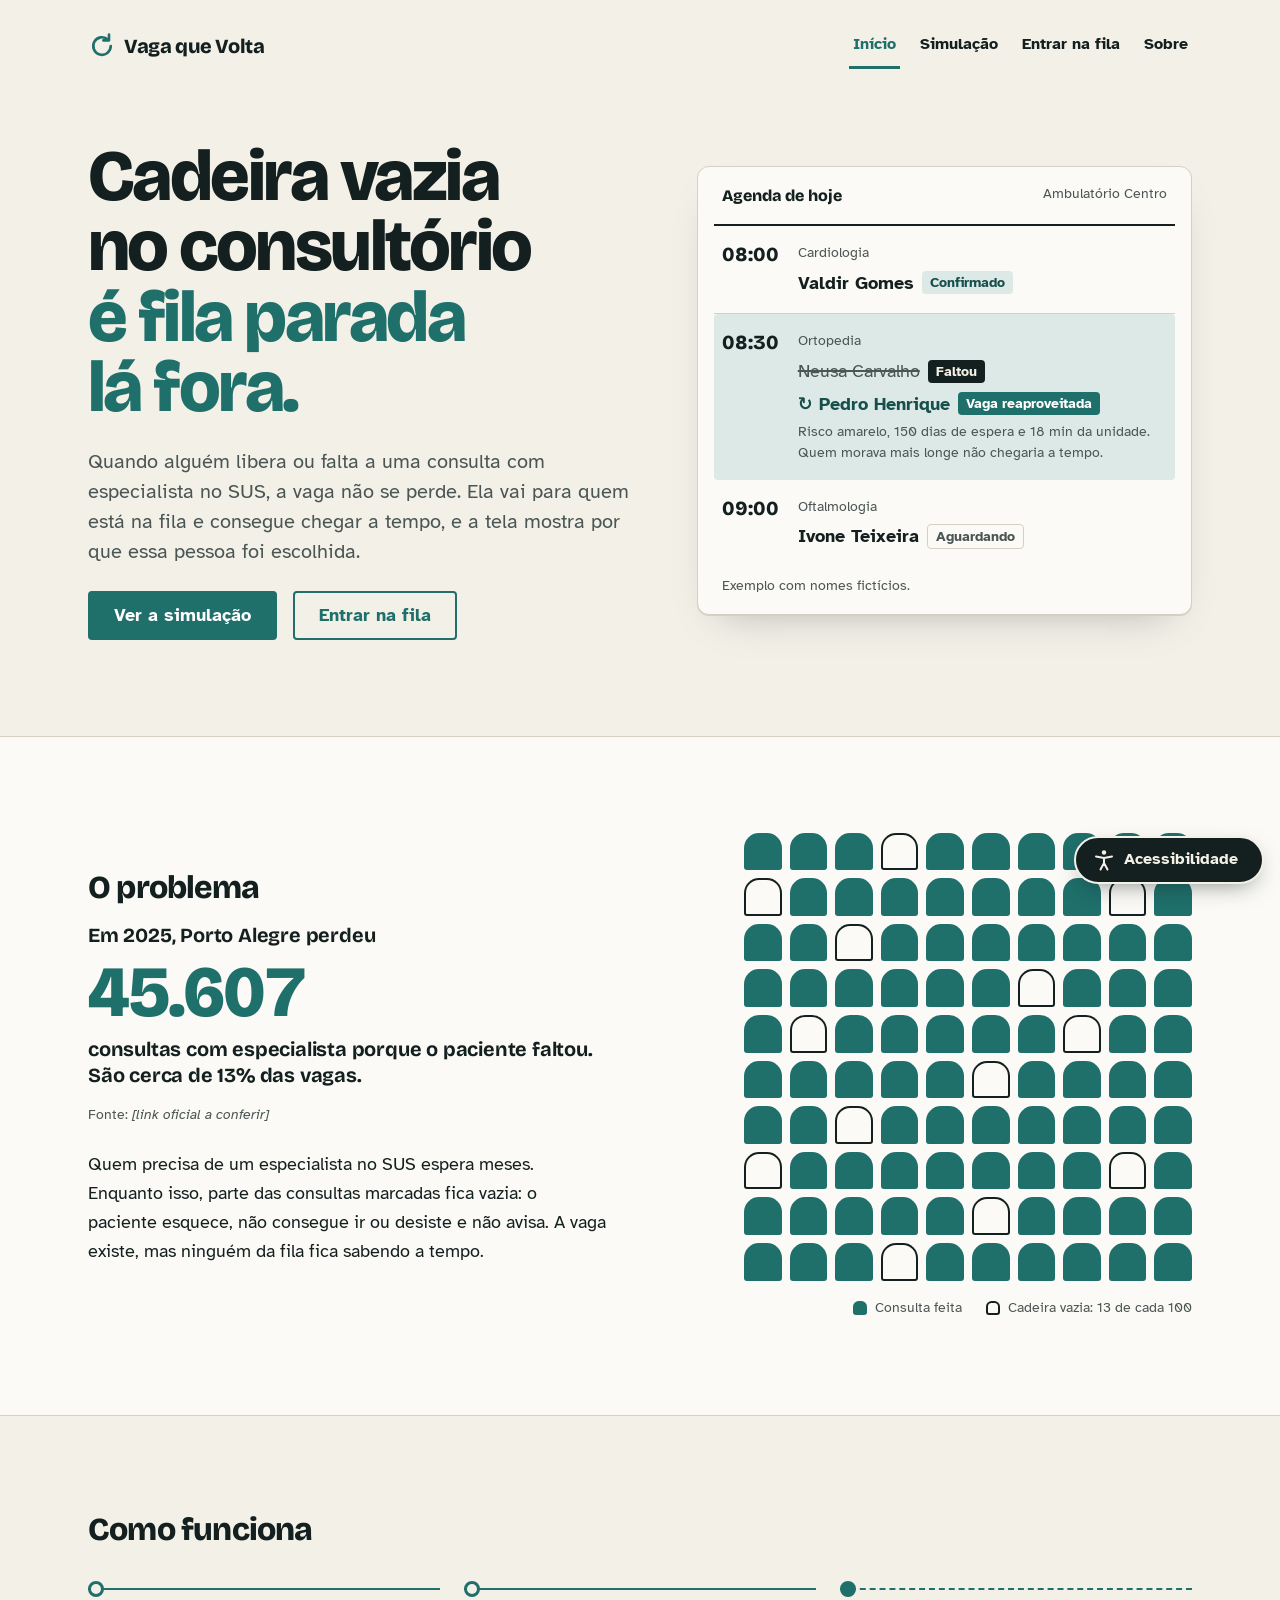
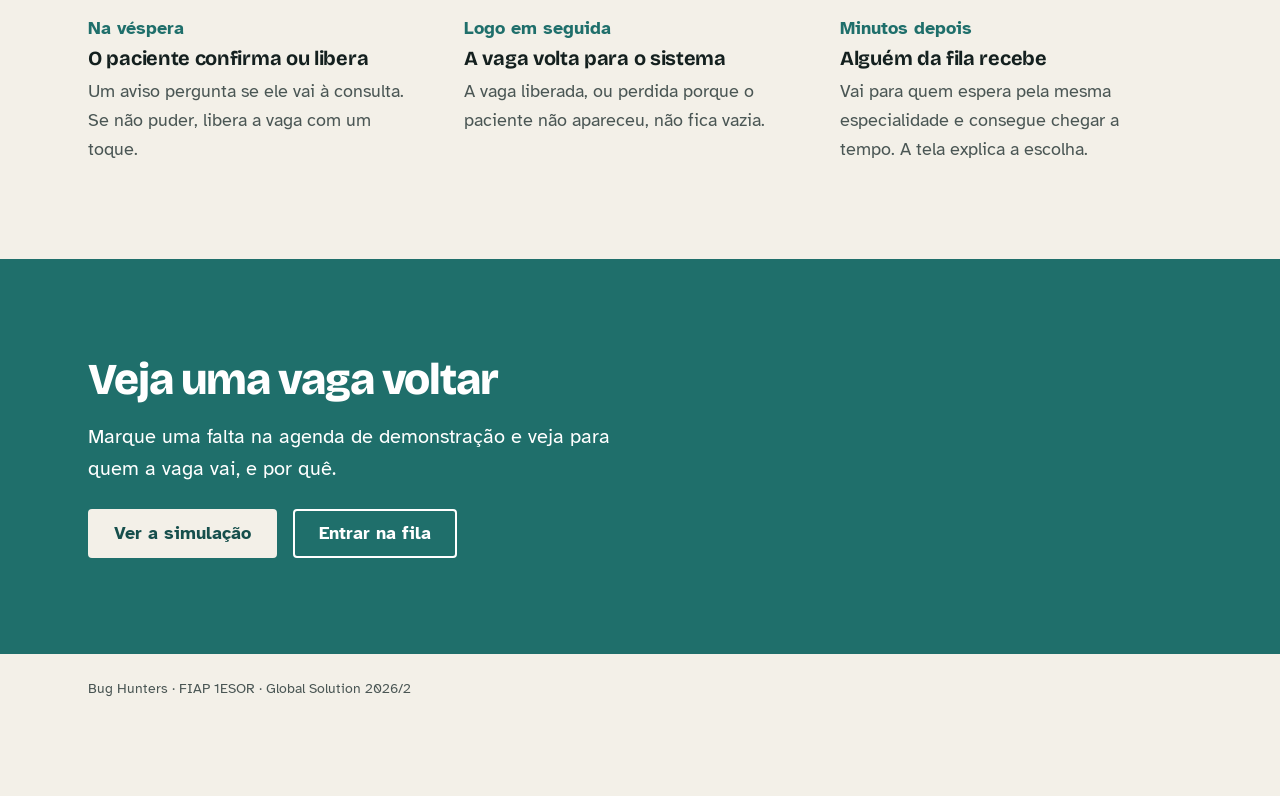
<file: index.html>
<!DOCTYPE html>
<html lang="pt-BR">
<head>
  <meta charset="UTF-8">
  <meta name="viewport" content="width=device-width, initial-scale=1">
  <title>Vaga que Volta: a consulta perdida vai para quem está na fila</title>
  <meta name="description" content="Quando um paciente do SUS libera ou falta a uma consulta com especialista, a vaga vai para quem está na fila e consegue chegar a tempo.">
  <link rel="preconnect" href="https://fonts.googleapis.com">
  <link rel="preconnect" href="https://fonts.gstatic.com" crossorigin>
  <link href="https://fonts.googleapis.com/css2?family=Atkinson+Hyperlegible:ital,wght@0,400;0,700;1,400&family=Bricolage+Grotesque:opsz,wght@12..96,700;12..96,800&display=swap" rel="stylesheet">
  <link rel="stylesheet" href="css/style.css">
</head>
<body>
  <a class="pular" href="#conteudo">Pular para o conteúdo</a>

  <header class="topo">
    <div class="container">
      <a class="marca" href="index.html">
        <svg viewBox="0 0 32 32" fill="none" stroke="currentColor" stroke-width="3" stroke-linecap="round" stroke-linejoin="round" aria-hidden="true" focusable="false"><path d="M26 16a10 10 0 1 1-3-7.1"/><path d="M24 3v6.5h-6.5"/></svg>
        Vaga que Volta
      </a>
      <nav class="menu" aria-label="Principal">
        <ul>
          <li><a href="index.html" aria-current="page">Início</a></li>
          <li><a href="simulacao.html">Simulação</a></li>
          <li><a href="fila.html">Entrar na fila</a></li>
          <li><a href="sobre.html">Sobre</a></li>
        </ul>
      </nav>
    </div>
  </header>

  <main id="conteudo">
    <section class="hero" aria-labelledby="titulo-hero">
      <div class="container">
        <div class="hero-texto-bloco">
          <h1 class="hero-titulo" id="titulo-hero">
            <span>Cadeira vazia no consultório</span>
            <span>é fila parada lá fora.</span>
          </h1>
          <p class="hero-texto">Quando alguém libera ou falta a uma consulta com especialista no SUS, a vaga não se perde. Ela vai para quem está na fila e consegue chegar a tempo, e a tela mostra por que essa pessoa foi escolhida.</p>
          <div class="acoes">
            <a class="botao" href="simulacao.html">Ver a simulação</a>
            <a class="botao botao--secundario" href="fila.html">Entrar na fila</a>
          </div>
        </div>

        <figure class="agenda-exemplo" aria-labelledby="legenda-agenda">
          <div class="agenda-exemplo-topo">
            <span class="agenda-exemplo-titulo">Agenda de hoje</span>
            <span>Ambulatório Centro</span>
          </div>
          <ol>
            <li class="horario">
              <span class="horario-hora">08:00</span>
              <span class="horario-detalhe">
                <span class="horario-especialidade">Cardiologia</span>
                <span class="horario-linha">
                  <span class="horario-paciente">Valdir Gomes</span>
                  <span class="selo selo--confirmado">Confirmado</span>
                </span>
              </span>
            </li>
            <li class="horario horario--troca">
              <span class="horario-hora">08:30</span>
              <span class="horario-detalhe">
                <span class="horario-especialidade">Ortopedia</span>
                <span class="horario-linha horario-antes">
                  <span class="horario-paciente">Neusa Carvalho</span>
                  <span class="selo selo--faltou">Faltou</span>
                </span>
                <span class="horario-linha horario-depois">
                  <span class="horario-paciente"><span aria-hidden="true">↻ </span>Pedro Henrique</span>
                  <span class="selo selo--reaproveitado">Vaga reaproveitada</span>
                </span>
                <span class="horario-motivo">Risco amarelo, 150 dias de espera e 18 min da unidade. Quem morava mais longe não chegaria a tempo.</span>
              </span>
            </li>
            <li class="horario">
              <span class="horario-hora">09:00</span>
              <span class="horario-detalhe">
                <span class="horario-especialidade">Oftalmologia</span>
                <span class="horario-linha">
                  <span class="horario-paciente">Ivone Teixeira</span>
                  <span class="selo selo--aguardando">Aguardando</span>
                </span>
              </span>
            </li>
          </ol>
          <figcaption id="legenda-agenda">Exemplo com nomes fictícios.</figcaption>
        </figure>
      </div>
    </section>

    <section class="problema" aria-labelledby="titulo-problema">
      <div class="container">
        <div class="problema-texto">
          <h2 id="titulo-problema">O problema</h2>
          <p class="dado-frase">Em 2025, Porto Alegre perdeu <strong class="dado-numero">45.607</strong> consultas com especialista porque o paciente faltou. São cerca de 13% das vagas.</p>
          <!-- TODO (Frente 2): trocar pelo link oficial conferido -->
          <p class="dado-fonte">Fonte: <span class="placeholder">[link oficial a conferir]</span></p>
          <!-- Texto provisório: a Frente 2 envia a versão final -->
          <p>Quem precisa de um especialista no SUS espera meses. Enquanto isso, parte das consultas marcadas fica vazia: o paciente esquece, não consegue ir ou desiste e não avisa. A vaga existe, mas ninguém da fila fica sabendo a tempo.</p>
        </div>

        <figure class="sala" aria-labelledby="legenda-sala">
          <div class="cadeiras" aria-hidden="true">
            <span></span><span></span><span></span><span class="vazia"></span><span></span><span></span><span></span><span></span><span></span><span></span>
            <span class="vazia"></span><span></span><span></span><span></span><span></span><span></span><span></span><span></span><span class="vazia"></span><span></span>
            <span></span><span></span><span class="vazia"></span><span></span><span></span><span></span><span></span><span></span><span></span><span></span>
            <span></span><span></span><span></span><span></span><span></span><span></span><span class="vazia"></span><span></span><span></span><span></span>
            <span></span><span class="vazia"></span><span></span><span></span><span></span><span></span><span></span><span class="vazia"></span><span></span><span></span>
            <span></span><span></span><span></span><span></span><span></span><span class="vazia"></span><span></span><span></span><span></span><span></span>
            <span></span><span></span><span class="vazia"></span><span></span><span></span><span></span><span></span><span></span><span></span><span></span>
            <span class="vazia"></span><span></span><span></span><span></span><span></span><span></span><span></span><span></span><span class="vazia"></span><span></span>
            <span></span><span></span><span></span><span></span><span></span><span class="vazia"></span><span></span><span></span><span></span><span></span>
            <span></span><span></span><span></span><span class="vazia"></span><span></span><span></span><span></span><span></span><span></span><span></span>
          </div>
          <figcaption id="legenda-sala" class="sala-legenda">
            <span class="sala-chave"><span class="chave chave--ocupada" aria-hidden="true"></span>Consulta feita</span>
            <span class="sala-chave"><span class="chave chave--vazia" aria-hidden="true"></span>Cadeira vazia: 13 de cada 100</span>
          </figcaption>
        </figure>
      </div>
    </section>

    <section class="como" aria-labelledby="titulo-como">
      <div class="container">
        <h2 id="titulo-como">Como funciona</h2>
        <ol class="passos">
          <li>
            <p class="passo-quando">Na véspera</p>
            <h3>O paciente confirma ou libera</h3>
            <p>Um aviso pergunta se ele vai à consulta. Se não puder, libera a vaga com um toque.</p>
          </li>
          <li>
            <p class="passo-quando">Logo em seguida</p>
            <h3>A vaga volta para o sistema</h3>
            <p>A vaga liberada, ou perdida porque o paciente não apareceu, não fica vazia.</p>
          </li>
          <li>
            <p class="passo-quando">Minutos depois</p>
            <h3>Alguém da fila recebe</h3>
            <p>Vai para quem espera pela mesma especialidade e consegue chegar a tempo. A tela explica a escolha.</p>
          </li>
        </ol>
      </div>
    </section>

    <section class="chamada-final" aria-labelledby="titulo-chamada">
      <div class="container">
        <h2 id="titulo-chamada">Veja uma vaga voltar</h2>
        <p>Marque uma falta na agenda de demonstração e veja para quem a vaga vai, e por quê.</p>
        <div class="acoes">
          <a class="botao botao--invertido" href="simulacao.html">Ver a simulação</a>
          <a class="botao botao--contorno-claro" href="fila.html">Entrar na fila</a>
        </div>
      </div>
    </section>
  </main>

  <footer class="rodape">
    <div class="container">
      <p>Bug Hunters · FIAP 1ESOR · Global Solution 2026/2</p>
    </div>
  </footer>

  <script src="js/acessibilidade.js"></script>
</body>
</html>
</file>
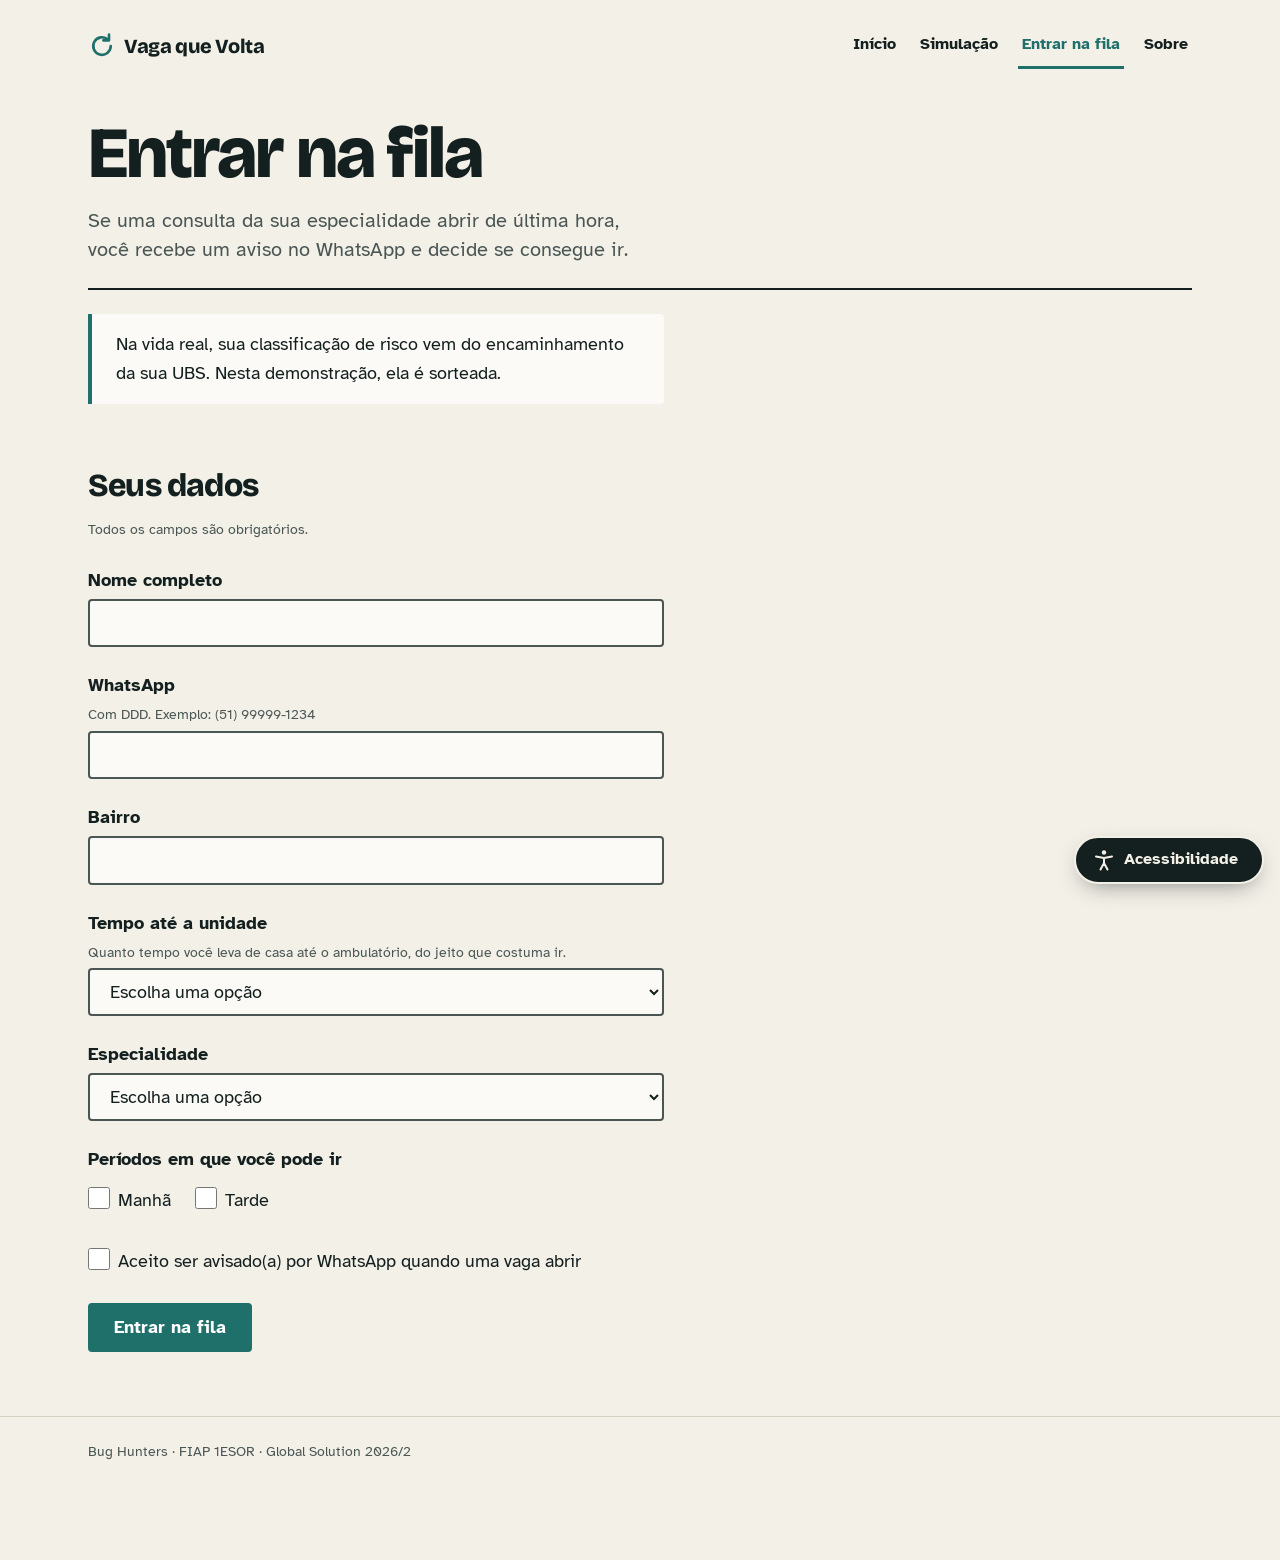
<file: fila.html>
<!DOCTYPE html>
<html lang="pt-BR">
<head>
  <meta charset="UTF-8">
  <meta name="viewport" content="width=device-width, initial-scale=1">
  <title>Entrar na fila | Vaga que Volta</title>
  <meta name="description" content="Cadastre-se para ser avisado(a) por WhatsApp quando uma vaga de especialista abrir perto de você.">
  <link rel="preconnect" href="https://fonts.googleapis.com">
  <link rel="preconnect" href="https://fonts.gstatic.com" crossorigin>
  <link href="https://fonts.googleapis.com/css2?family=Atkinson+Hyperlegible:ital,wght@0,400;0,700;1,400&family=Bricolage+Grotesque:opsz,wght@12..96,700;12..96,800&display=swap" rel="stylesheet">
  <link rel="stylesheet" href="css/style.css">
</head>
<body>
  <a class="pular" href="#conteudo">Pular para o conteúdo</a>

  <header class="topo">
    <div class="container">
      <a class="marca" href="index.html">
        <svg viewBox="0 0 32 32" fill="none" stroke="currentColor" stroke-width="3" stroke-linecap="round" stroke-linejoin="round" aria-hidden="true" focusable="false"><path d="M26 16a10 10 0 1 1-3-7.1"/><path d="M24 3v6.5h-6.5"/></svg>
        Vaga que Volta
      </a>
      <nav class="menu" aria-label="Principal">
        <ul>
          <li><a href="index.html">Início</a></li>
          <li><a href="simulacao.html">Simulação</a></li>
          <li><a href="fila.html" aria-current="page">Entrar na fila</a></li>
          <li><a href="sobre.html">Sobre</a></li>
        </ul>
      </nav>
    </div>
  </header>

  <main id="conteudo">
    <div class="container">
      <div class="cabecalho-pagina">
        <h1>Entrar na fila</h1>
        <p>Se uma consulta da sua especialidade abrir de última hora, você recebe um aviso no WhatsApp e decide se consegue ir.</p>
      </div>

      <div class="aviso">
        <p>Na vida real, sua classificação de risco vem do encaminhamento da sua UBS. Nesta demonstração, ela é sorteada.</p>
      </div>

      <section class="secao" id="secao-formulario" aria-labelledby="titulo-form">
        <h2 id="titulo-form">Seus dados</h2>
        <p class="formulario-nota">Todos os campos são obrigatórios.</p>

        <div id="resumo-erros" class="resumo-erros" tabindex="-1" hidden>
          <h3 id="resumo-titulo" class="resumo-erros-titulo">Falta corrigir alguns campos</h3>
          <ul id="resumo-lista"></ul>
        </div>

        <form id="form-fila" class="formulario" novalidate>
          <div class="campo">
            <label for="nome">Nome completo</label>
            <input type="text" id="nome" name="nome" autocomplete="name" aria-describedby="erro-nome">
            <p class="erro" id="erro-nome"></p>
          </div>

          <div class="campo">
            <label for="whatsapp">WhatsApp</label>
            <p class="dica" id="dica-whatsapp">Com DDD. Exemplo: (51) 99999-1234</p>
            <input type="tel" id="whatsapp" name="whatsapp" autocomplete="tel" inputmode="numeric" aria-describedby="dica-whatsapp erro-whatsapp">
            <p class="erro" id="erro-whatsapp"></p>
          </div>

          <div class="campo">
            <label for="bairro">Bairro</label>
            <input type="text" id="bairro" name="bairro" autocomplete="address-level3" aria-describedby="erro-bairro">
            <p class="erro" id="erro-bairro"></p>
          </div>

          <div class="campo">
            <label for="tempo">Tempo até a unidade</label>
            <p class="dica" id="dica-tempo">Quanto tempo você leva de casa até o ambulatório, do jeito que costuma ir.</p>
            <select id="tempo" name="tempo" aria-describedby="dica-tempo erro-tempo">
              <option value="">Escolha uma opção</option>
              <option value="15">Até 15 min</option>
              <option value="30">Até 30 min</option>
              <option value="60">Até 60 min</option>
            </select>
            <p class="erro" id="erro-tempo"></p>
          </div>

          <div class="campo">
            <label for="especialidade">Especialidade</label>
            <select id="especialidade" name="especialidade" aria-describedby="erro-especialidade">
              <option value="">Escolha uma opção</option>
              <option value="Cardiologia">Cardiologia</option>
              <option value="Ortopedia">Ortopedia</option>
              <option value="Oftalmologia">Oftalmologia</option>
            </select>
            <p class="erro" id="erro-especialidade"></p>
          </div>

          <fieldset class="campo campo-grupo">
            <legend>Períodos em que você pode ir</legend>
            <div class="opcoes">
              <label class="opcao"><input type="checkbox" id="periodo-manha" name="periodos" value="manha" aria-describedby="erro-periodos"> Manhã</label>
              <label class="opcao"><input type="checkbox" id="periodo-tarde" name="periodos" value="tarde" aria-describedby="erro-periodos"> Tarde</label>
            </div>
            <p class="erro" id="erro-periodos"></p>
          </fieldset>

          <div class="campo">
            <label class="opcao opcao--consentimento"><input type="checkbox" id="consentimento" name="consentimento" aria-describedby="erro-consentimento"> Aceito ser avisado(a) por WhatsApp quando uma vaga abrir</label>
            <p class="erro" id="erro-consentimento"></p>
          </div>

          <div>
            <button type="submit" class="botao">Entrar na fila</button>
          </div>
        </form>
      </section>

      <section class="secao confirmacao" id="confirmacao" aria-labelledby="titulo-confirmacao" hidden>
        <h2 id="titulo-confirmacao" tabindex="-1">Você entrou na fila</h2>
        <dl class="confirmacao-dados">
          <div>
            <dt>Risco (sorteado)</dt>
            <dd id="confirmacao-risco"></dd>
          </div>
          <div>
            <dt>Espera (sorteada)</dt>
            <dd id="confirmacao-espera"></dd>
          </div>
        </dl>
        <p id="confirmacao-aviso" class="confirmacao-aviso"></p>
        <div class="acoes">
          <a class="botao" href="simulacao.html">Ver você na simulação →</a>
          <button type="button" id="novo-cadastro" class="botao botao--secundario">Cadastrar outra pessoa</button>
        </div>
      </section>
    </div>
  </main>

  <footer class="rodape">
    <div class="container">
      <p>Bug Hunters · FIAP 1ESOR · Global Solution 2026/2</p>
    </div>
  </footer>

  <script src="js/persistencia.js"></script>
  <script src="js/formulario.js"></script>
  <script src="js/acessibilidade.js"></script>
</body>
</html>
</file>
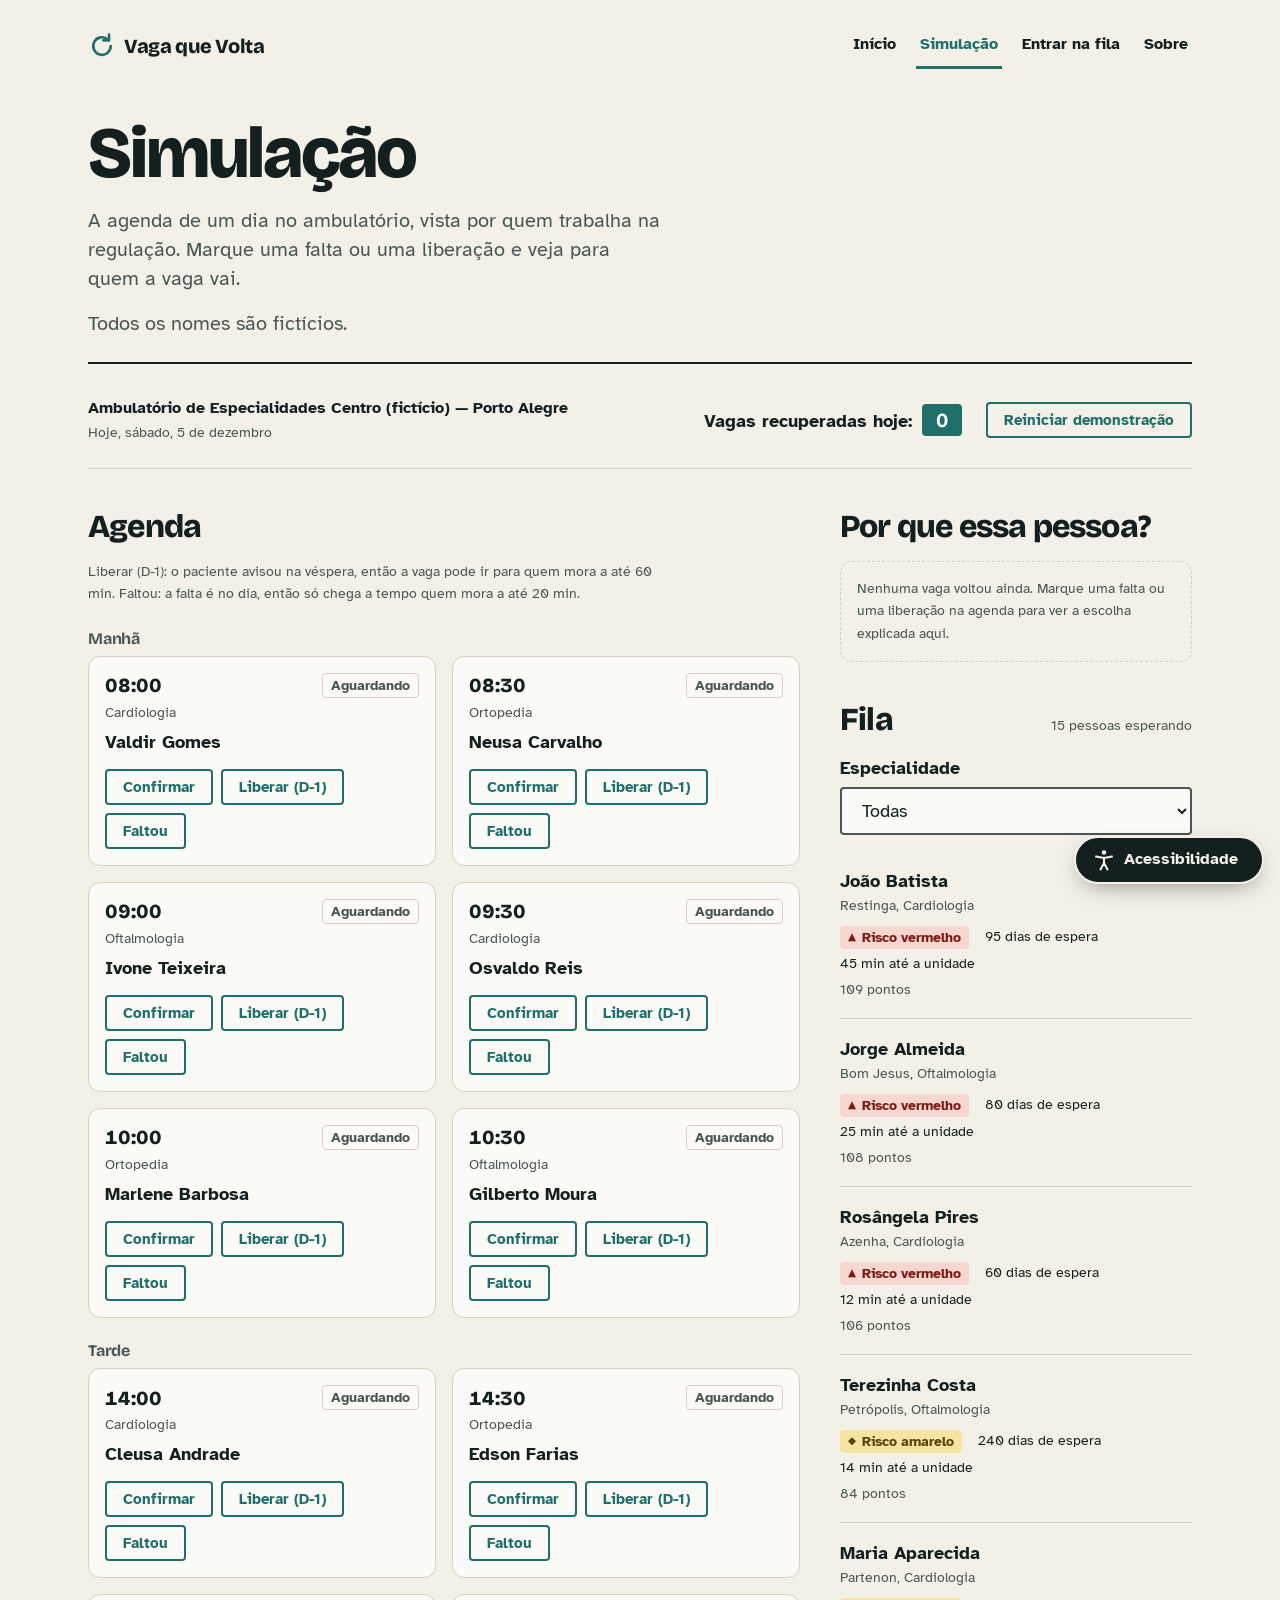
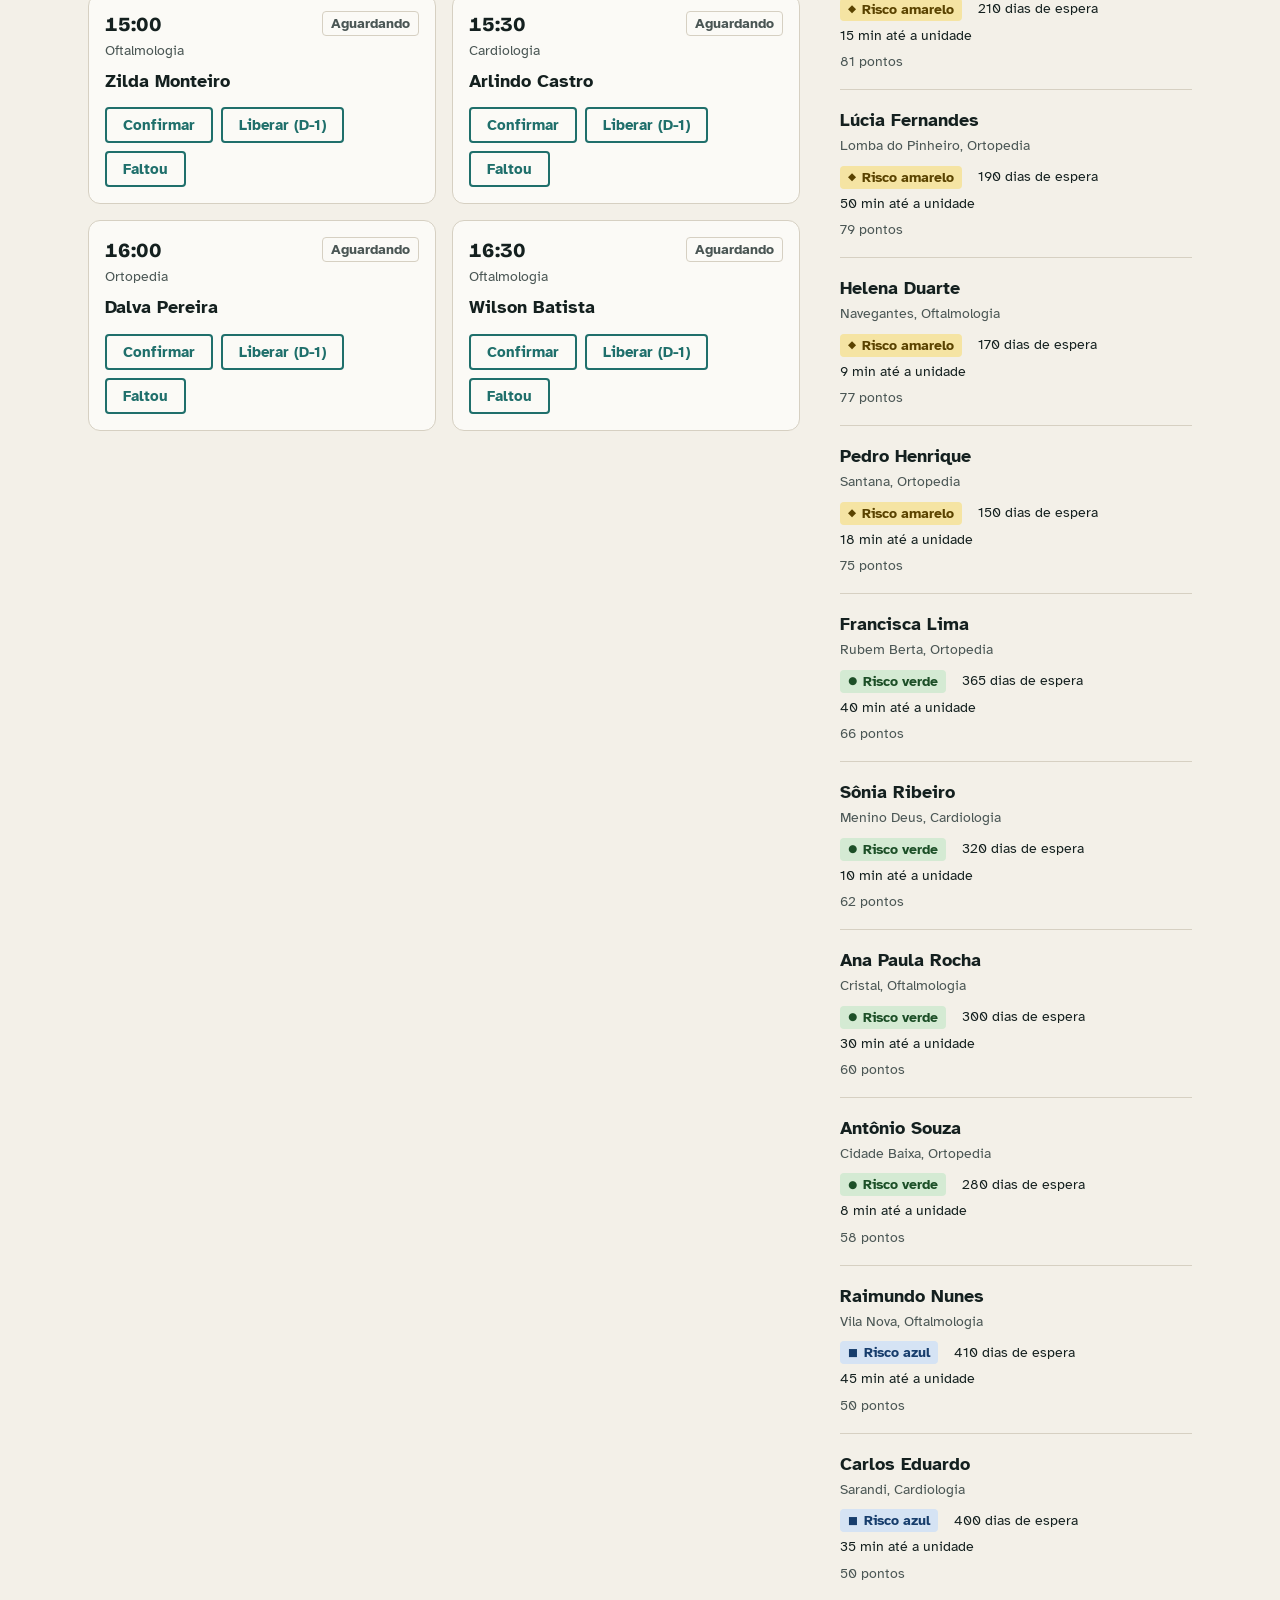
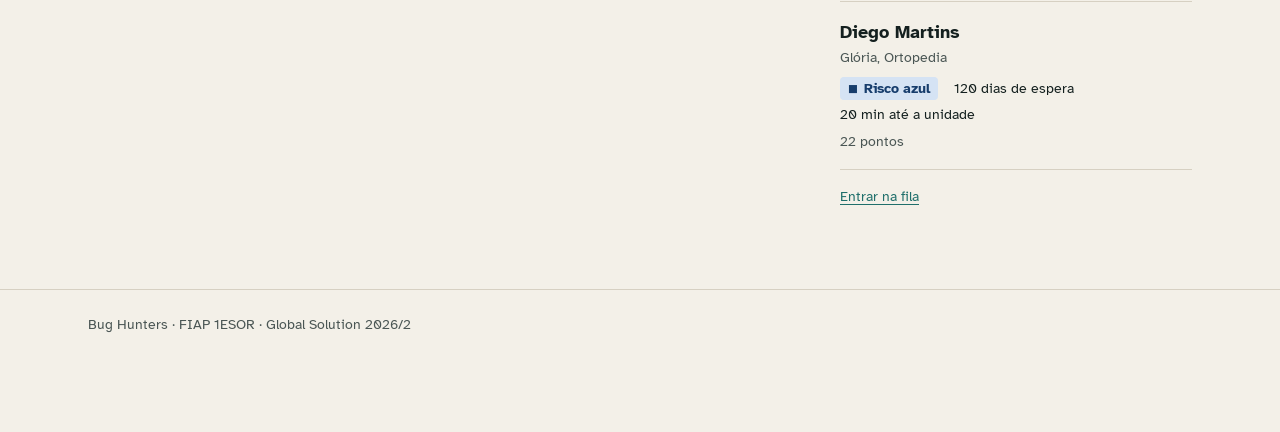
<file: simulacao.html>
<!DOCTYPE html>
<html lang="pt-BR">
<head>
  <meta charset="UTF-8">
  <meta name="viewport" content="width=device-width, initial-scale=1">
  <title>Simulação | Vaga que Volta</title>
  <meta name="description" content="Agenda de demonstração: marque uma falta ou uma liberação e veja para quem a vaga vai, e por quê.">
  <link rel="preconnect" href="https://fonts.googleapis.com">
  <link rel="preconnect" href="https://fonts.gstatic.com" crossorigin>
  <link href="https://fonts.googleapis.com/css2?family=Atkinson+Hyperlegible:ital,wght@0,400;0,700;1,400&family=Bricolage+Grotesque:opsz,wght@12..96,700;12..96,800&display=swap" rel="stylesheet">
  <link rel="stylesheet" href="css/style.css">
</head>
<body>
  <a class="pular" href="#conteudo">Pular para o conteúdo</a>

  <header class="topo">
    <div class="container">
      <a class="marca" href="index.html">
        <svg viewBox="0 0 32 32" fill="none" stroke="currentColor" stroke-width="3" stroke-linecap="round" stroke-linejoin="round" aria-hidden="true" focusable="false"><path d="M26 16a10 10 0 1 1-3-7.1"/><path d="M24 3v6.5h-6.5"/></svg>
        Vaga que Volta
      </a>
      <nav class="menu" aria-label="Principal">
        <ul>
          <li><a href="index.html">Início</a></li>
          <li><a href="simulacao.html" aria-current="page">Simulação</a></li>
          <li><a href="fila.html">Entrar na fila</a></li>
          <li><a href="sobre.html">Sobre</a></li>
        </ul>
      </nav>
    </div>
  </header>

  <main id="conteudo">
    <div class="container">
      <div class="cabecalho-pagina">
        <h1>Simulação</h1>
        <p>A agenda de um dia no ambulatório, vista por quem trabalha na regulação. Marque uma falta ou uma liberação e veja para quem a vaga vai.</p>
        <p>Todos os nomes são fictícios.</p>
      </div>

      <div class="painel-dia">
        <div class="painel-dia-local">
          <p id="unidade" class="painel-dia-unidade"></p>
          <p>Hoje, <span id="data-hoje"></span></p>
        </div>
        <p class="painel-dia-contador">Vagas recuperadas hoje: <strong id="contador">0</strong></p>
        <button type="button" id="reiniciar" class="botao botao--secundario botao--pequeno">Reiniciar demonstração</button>
      </div>

      <div class="simulacao-layout">
        <section class="simulacao-agenda" aria-labelledby="titulo-agenda">
          <h2 id="titulo-agenda">Agenda</h2>
          <p class="simulacao-ajuda">Liberar (D-1): o paciente avisou na véspera, então a vaga pode ir para quem mora a até 60 min. Faltou: a falta é no dia, então só chega a tempo quem mora a até 20 min.</p>

          <h3 class="periodo-titulo">Manhã</h3>
          <div class="grade-agenda" id="agenda-manha"></div>

          <h3 class="periodo-titulo">Tarde</h3>
          <div class="grade-agenda" id="agenda-tarde"></div>
        </section>

        <div class="simulacao-lateral">
          <section class="historico" aria-labelledby="titulo-historico">
            <h2 id="titulo-historico">Por que essa pessoa?</h2>
            <ol id="historico" class="historico-lista"></ol>
          </section>

          <section class="fila" aria-labelledby="titulo-fila">
            <div class="fila-topo">
              <h2 id="titulo-fila">Fila</h2>
              <p id="fila-total" class="fila-total"></p>
            </div>
            <div class="campo fila-filtro">
              <label for="filtro-especialidade">Especialidade</label>
              <select id="filtro-especialidade">
                <option value="todas">Todas</option>
                <option value="Cardiologia">Cardiologia</option>
                <option value="Ortopedia">Ortopedia</option>
                <option value="Oftalmologia">Oftalmologia</option>
              </select>
            </div>
            <ul id="fila" class="fila-lista"></ul>
            <p class="fila-rodape">
              <a href="fila.html">Entrar na fila</a>
              <button type="button" id="apagar-cadastros" class="link-botao" hidden>Apagar meus cadastros</button>
            </p>
          </section>
        </div>
      </div>

      <div id="anuncios" aria-live="polite" class="sr-only"></div>
    </div>
  </main>

  <footer class="rodape">
    <div class="container">
      <p>Bug Hunters · FIAP 1ESOR · Global Solution 2026/2</p>
    </div>
  </footer>

  <script src="js/dados.js"></script>
  <script src="js/persistencia.js"></script>
  <script src="js/simulacao.js"></script>
  <script src="js/acessibilidade.js"></script>
</body>
</html>
</file>
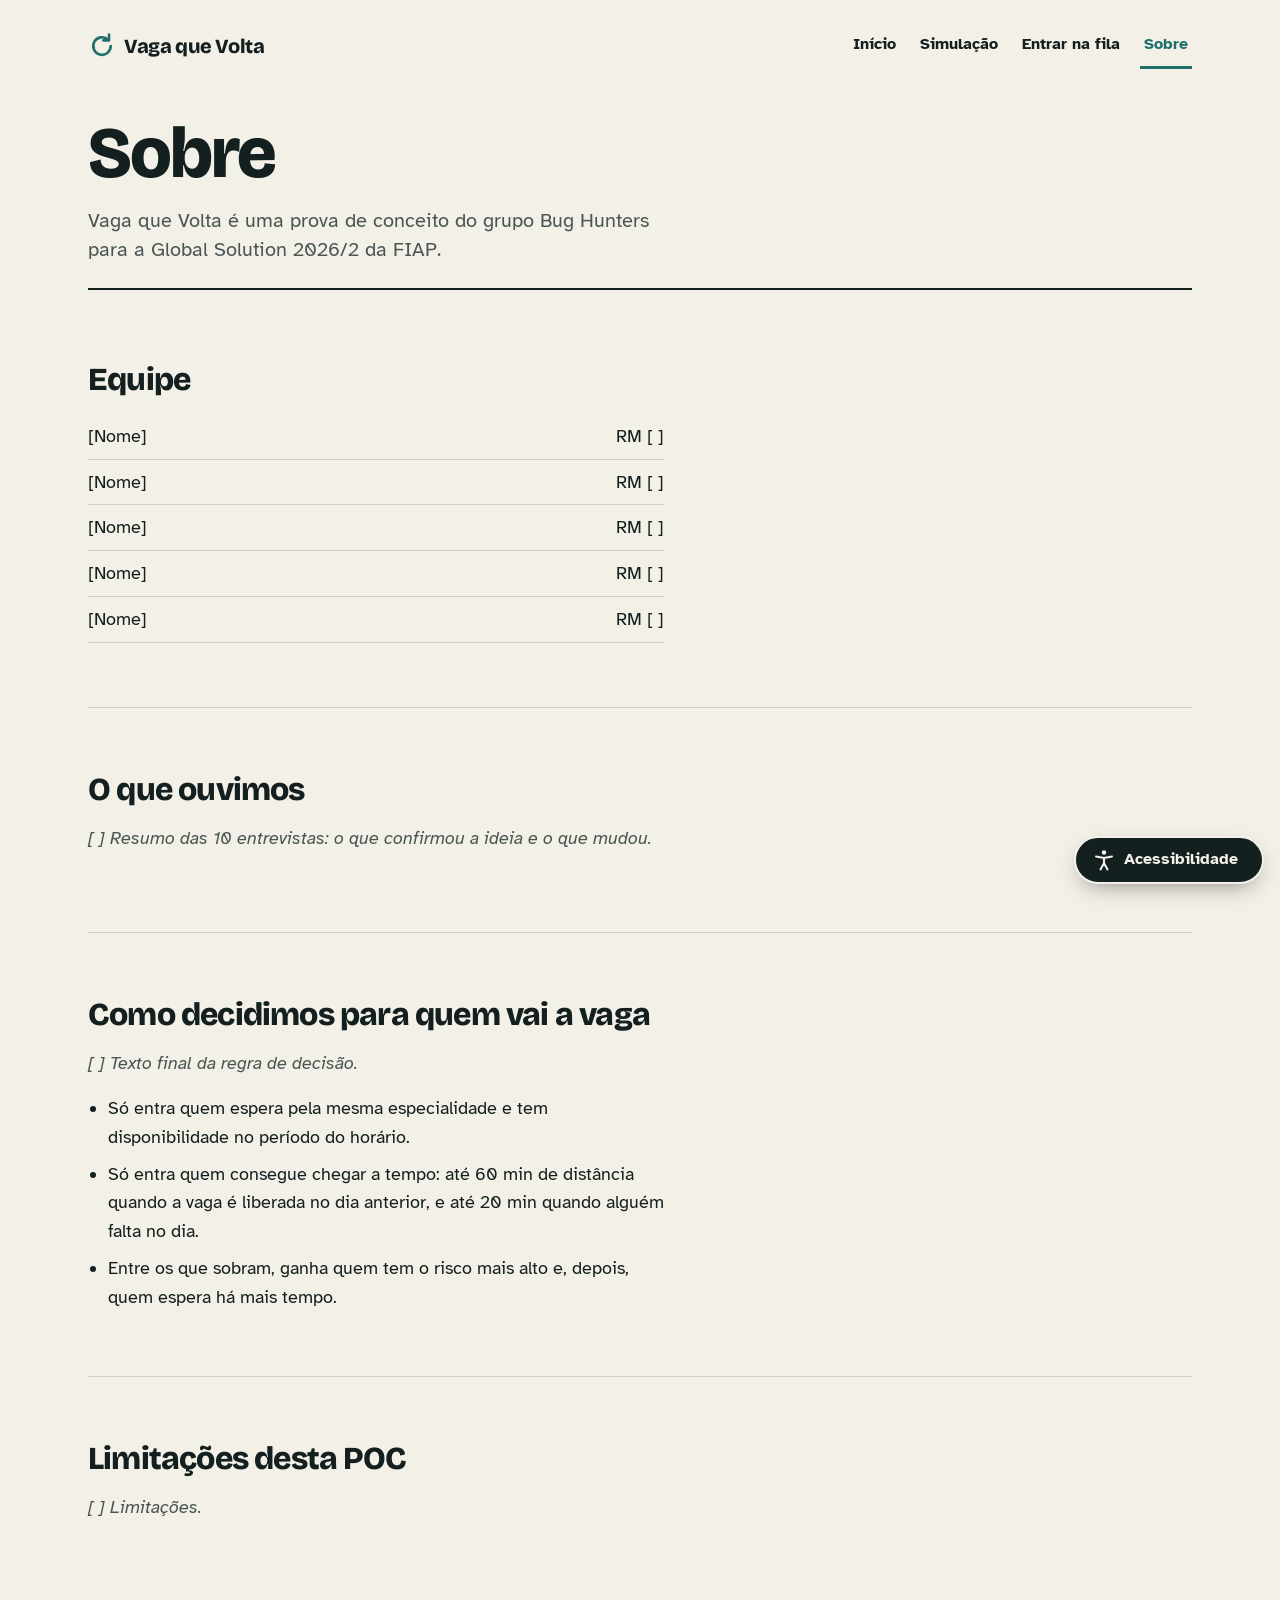
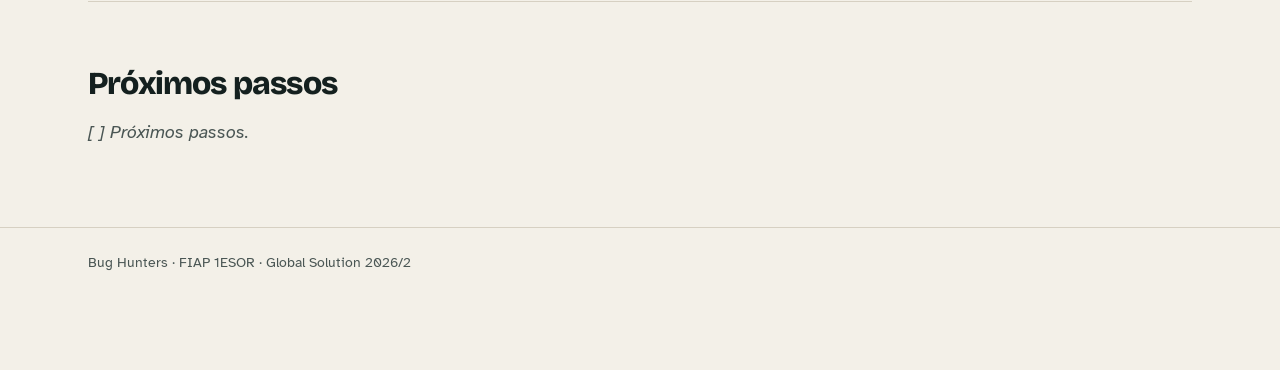
<file: sobre.html>
<!DOCTYPE html>
<html lang="pt-BR">
<head>
  <meta charset="UTF-8">
  <meta name="viewport" content="width=device-width, initial-scale=1">
  <title>Sobre | Vaga que Volta</title>
  <meta name="description" content="Quem fez o Vaga que Volta, o que ouvimos nas entrevistas, como a vaga é decidida e os limites desta prova de conceito.">
  <link rel="preconnect" href="https://fonts.googleapis.com">
  <link rel="preconnect" href="https://fonts.gstatic.com" crossorigin>
  <link href="https://fonts.googleapis.com/css2?family=Atkinson+Hyperlegible:ital,wght@0,400;0,700;1,400&family=Bricolage+Grotesque:opsz,wght@12..96,700;12..96,800&display=swap" rel="stylesheet">
  <link rel="stylesheet" href="css/style.css">
</head>
<body>
  <a class="pular" href="#conteudo">Pular para o conteúdo</a>

  <header class="topo">
    <div class="container">
      <a class="marca" href="index.html">
        <svg viewBox="0 0 32 32" fill="none" stroke="currentColor" stroke-width="3" stroke-linecap="round" stroke-linejoin="round" aria-hidden="true" focusable="false"><path d="M26 16a10 10 0 1 1-3-7.1"/><path d="M24 3v6.5h-6.5"/></svg>
        Vaga que Volta
      </a>
      <nav class="menu" aria-label="Principal">
        <ul>
          <li><a href="index.html">Início</a></li>
          <li><a href="simulacao.html">Simulação</a></li>
          <li><a href="fila.html">Entrar na fila</a></li>
          <li><a href="sobre.html" aria-current="page">Sobre</a></li>
        </ul>
      </nav>
    </div>
  </header>

  <main id="conteudo">
    <div class="container">
      <div class="cabecalho-pagina">
        <h1>Sobre</h1>
        <p>Vaga que Volta é uma prova de conceito do grupo Bug Hunters para a Global Solution 2026/2 da FIAP.</p>
      </div>

      <div class="sobre-secoes">
        <section class="secao" aria-labelledby="titulo-equipe">
          <h2 id="titulo-equipe">Equipe</h2>
          <ul class="equipe">
            <li><span>[Nome]</span><span>RM [ ]</span></li>
            <li><span>[Nome]</span><span>RM [ ]</span></li>
            <li><span>[Nome]</span><span>RM [ ]</span></li>
            <li><span>[Nome]</span><span>RM [ ]</span></li>
            <li><span>[Nome]</span><span>RM [ ]</span></li>
          </ul>
        </section>

        <section class="secao" aria-labelledby="titulo-ouvimos">
          <h2 id="titulo-ouvimos">O que ouvimos</h2>
          <p class="placeholder">[ ] Resumo das 10 entrevistas: o que confirmou a ideia e o que mudou.</p>
        </section>

        <section class="secao" aria-labelledby="titulo-regra">
          <h2 id="titulo-regra">Como decidimos para quem vai a vaga</h2>
          <p class="placeholder">[ ] Texto final da regra de decisão.</p>
          <ul class="lista-simples">
            <li>Só entra quem espera pela mesma especialidade e tem disponibilidade no período do horário.</li>
            <li>Só entra quem consegue chegar a tempo: até 60 min de distância quando a vaga é liberada no dia anterior, e até 20 min quando alguém falta no dia.</li>
            <li>Entre os que sobram, ganha quem tem o risco mais alto e, depois, quem espera há mais tempo.</li>
          </ul>
        </section>

        <section class="secao" aria-labelledby="titulo-limites">
          <h2 id="titulo-limites">Limitações desta POC</h2>
          <p class="placeholder">[ ] Limitações.</p>
        </section>

        <section class="secao" aria-labelledby="titulo-proximos">
          <h2 id="titulo-proximos">Próximos passos</h2>
          <p class="placeholder">[ ] Próximos passos.</p>
        </section>
      </div>
    </div>
  </main>

  <footer class="rodape">
    <div class="container">
      <p>Bug Hunters · FIAP 1ESOR · Global Solution 2026/2</p>
    </div>
  </footer>

  <script src="js/acessibilidade.js"></script>
</body>
</html>
</file>
<file: css/style.css>
/* ==========================================================
   Vaga que Volta — estilos
   Mobile-first. Pontos de quebra: 768px e 1024px.
   Paleta: creme + verde (única cor de destaque) + quase preto.
   As únicas outras cores são os selos de risco do SUS.
   ========================================================== */

/* ---------- 1. Variáveis ---------- */
:root {
  /* Cores base */
  --cor-fundo: #F3F0E8;
  --cor-superficie: #FBFAF6;
  --cor-texto: #14201F;
  --cor-texto-suave: #4A5654;
  --cor-destaque: #1F6F6B;
  --cor-destaque-escuro: #164F4C;
  --cor-destaque-claro: #DCE9E6;
  --cor-linha: #D6D0C2;
  --cor-sobre-destaque: #FFFFFF;
  --cor-foco: #14201F;
  --cor-erro: #9A2A1C;

  /* Selos de risco (texto escuro sobre fundo claro, contraste > 7:1) */
  --risco-vermelho-fundo: #F6D6D1;
  --risco-vermelho-texto: #7A1A12;
  --risco-amarelo-fundo: #F5E4A3;
  --risco-amarelo-texto: #5A4300;
  --risco-verde-fundo: #D4EAD3;
  --risco-verde-texto: #1C4F27;
  --risco-azul-fundo: #D5E3F4;
  --risco-azul-texto: #173D6C;

  /* Tipografia */
  --fonte-texto: "Atkinson Hyperlegible", "Segoe UI", system-ui, sans-serif;
  --fonte-titulo: "Bricolage Grotesque", "Segoe UI", system-ui, sans-serif;
  --escala-fonte: 1; /* 1 · 1.15 · 1.3 (painel de acessibilidade, Etapa 4) */

  --texto-pp: 0.875rem;
  --texto-p: 1.0625rem;
  --texto-m: 1.25rem;
  --texto-g: 1.75rem;
  --texto-gg: 2.25rem;
  --texto-hero: 2.5rem;

  /* Espaçamento e forma */
  --esp-1: 0.25rem;
  --esp-2: 0.5rem;
  --esp-3: 1rem;
  --esp-4: 1.5rem;
  --esp-5: 2.5rem;
  --esp-6: 4rem;
  --esp-7: 6rem;
  --raio-p: 4px;
  --raio-m: 12px;
  --largura-max: 72rem;
  --largura-texto: 36rem;
}

/* Alto contraste (ligado pelo painel de acessibilidade na Etapa 4) */
body.alto-contraste {
  --cor-fundo: #000000;
  --cor-superficie: #000000;
  --cor-texto: #FFFFFF;
  --cor-texto-suave: #FFFFFF;
  --cor-destaque: #FFE14D;
  --cor-destaque-escuro: #FFE14D;
  --cor-destaque-claro: #000000;
  --cor-linha: #FFFFFF;
  --cor-sobre-destaque: #000000;
  --cor-foco: #FFE14D;
  --cor-erro: #FF8A7A;

  --risco-vermelho-fundo: #000000;
  --risco-vermelho-texto: #FFFFFF;
  --risco-amarelo-fundo: #000000;
  --risco-amarelo-texto: #FFFFFF;
  --risco-verde-fundo: #000000;
  --risco-verde-texto: #FFFFFF;
  --risco-azul-fundo: #000000;
  --risco-azul-texto: #FFFFFF;
}

body.alto-contraste .selo,
body.alto-contraste .cartao,
body.alto-contraste .agenda-exemplo {
  border: 2px solid var(--cor-texto);
}

/* ---------- 2. Base ---------- */
*,
*::before,
*::after {
  box-sizing: border-box;
}

html {
  font-size: calc(100% * var(--escala-fonte));
  -webkit-text-size-adjust: 100%;
}

body {
  margin: 0;
  background: var(--cor-fundo);
  color: var(--cor-texto);
  font-family: var(--fonte-texto);
  font-size: var(--texto-p);
  line-height: 1.6;
  display: flex;
  flex-direction: column;
  min-height: 100vh;
}

main {
  flex: 1;
}

h1,
h2,
h3 {
  font-family: var(--fonte-titulo);
  font-weight: 700;
  line-height: 1.12;
  letter-spacing: -0.015em;
  margin: 0 0 var(--esp-3);
  text-wrap: balance;
}

h1 {
  font-size: var(--texto-gg);
  font-weight: 800;
  letter-spacing: -0.03em;
}

h2 {
  font-size: var(--texto-g);
  font-weight: 800;
  letter-spacing: -0.025em;
}

h3 {
  font-size: var(--texto-m);
}

p {
  margin: 0 0 var(--esp-3);
  max-width: var(--largura-texto);
}

a {
  color: var(--cor-destaque);
  text-decoration-thickness: 1px;
  text-underline-offset: 0.18em;
}

a:hover {
  color: var(--cor-destaque-escuro);
  text-decoration-thickness: 2px;
}

img,
svg {
  max-width: 100%;
  display: block;
}

/* Foco visível em tudo que é interativo */
:focus-visible {
  outline: 3px solid var(--cor-foco);
  outline-offset: 3px;
  border-radius: var(--raio-p);
}

.sr-only {
  position: absolute;
  width: 1px;
  height: 1px;
  padding: 0;
  margin: -1px;
  overflow: hidden;
  clip: rect(0, 0, 0, 0);
  white-space: nowrap;
  border: 0;
}

.container {
  width: 100%;
  max-width: var(--largura-max);
  margin: 0 auto;
  padding: 0 var(--esp-3);
}

/* ---------- 3. Pular para o conteúdo ---------- */
.pular {
  position: absolute;
  left: var(--esp-3);
  top: -4rem;
  z-index: 100;
  background: var(--cor-texto);
  color: var(--cor-fundo);
  padding: var(--esp-2) var(--esp-3);
  border-radius: var(--raio-p);
  font-weight: 700;
}

.pular:focus {
  top: var(--esp-3);
  color: var(--cor-fundo);
}

/* ---------- 4. Cabeçalho e menu ---------- */
.topo .container {
  display: flex;
  flex-wrap: wrap;
  align-items: center;
  justify-content: space-between;
  gap: var(--esp-2) var(--esp-4);
  padding-top: var(--esp-3);
  padding-bottom: var(--esp-2);
}

.marca {
  display: inline-flex;
  align-items: center;
  gap: var(--esp-2);
  color: var(--cor-texto);
  text-decoration: none;
  font-family: var(--fonte-titulo);
  font-weight: 800;
  font-size: var(--texto-m);
  letter-spacing: -0.02em;
}

.marca:hover {
  color: var(--cor-texto);
}

.marca svg {
  width: 1.75rem;
  height: 1.75rem;
  color: var(--cor-destaque);
}

.menu {
  width: 100%;
}

.menu ul {
  list-style: none;
  margin: 0;
  padding: 0;
  display: flex;
  flex-wrap: wrap;
  justify-content: space-between;
  gap: var(--esp-1);
}

.menu a {
  display: block;
  padding: var(--esp-2) var(--esp-1);
  color: var(--cor-texto);
  text-decoration: none;
  font-weight: 700;
  font-size: 1rem;
  border-bottom: 3px solid transparent;
}

.menu a:hover {
  border-bottom-color: var(--cor-linha);
  color: var(--cor-texto);
}

.menu a[aria-current="page"] {
  color: var(--cor-destaque);
  border-bottom-color: var(--cor-destaque);
}

/* ---------- 5. Botões ---------- */
.botao {
  display: inline-flex;
  align-items: center;
  justify-content: center;
  gap: var(--esp-2);
  min-height: 3rem;
  padding: var(--esp-2) var(--esp-4);
  border: 2px solid var(--cor-destaque);
  border-radius: var(--raio-p);
  background: var(--cor-destaque);
  color: var(--cor-sobre-destaque);
  font: inherit;
  font-weight: 700;
  text-decoration: none;
  cursor: pointer;
}

.botao:hover {
  background: var(--cor-destaque-escuro);
  border-color: var(--cor-destaque-escuro);
  color: var(--cor-sobre-destaque);
  text-decoration: none;
}

.botao--secundario {
  background: transparent;
  color: var(--cor-destaque);
}

.botao--secundario:hover {
  background: var(--cor-destaque-claro);
  color: var(--cor-destaque-escuro);
}

/* Botões sobre a faixa verde */
.botao--invertido {
  background: var(--cor-fundo);
  border-color: var(--cor-fundo);
  color: var(--cor-destaque-escuro);
}

.botao--invertido:hover {
  background: var(--cor-superficie);
  border-color: var(--cor-superficie);
  color: var(--cor-texto);
}

.botao--contorno-claro {
  background: transparent;
  border-color: var(--cor-sobre-destaque);
  color: var(--cor-sobre-destaque);
}

.botao--contorno-claro:hover {
  background: var(--cor-destaque-escuro);
  border-color: var(--cor-sobre-destaque);
}

.botao--pequeno {
  min-height: 2.25rem;
  padding: var(--esp-1) var(--esp-3);
  font-size: 0.9375rem;
}

.acoes {
  display: flex;
  flex-wrap: wrap;
  gap: var(--esp-3);
}

/* ---------- 6. Selos ---------- */
.selo {
  display: inline-flex;
  align-items: center;
  gap: 0.375rem;
  padding: 0.0625rem var(--esp-2);
  border-radius: var(--raio-p);
  font-size: var(--texto-pp);
  font-weight: 700;
  line-height: 1.5;
  white-space: nowrap;
}

/* Ícone do selo: forma diferente por risco, para não depender da cor */
.selo-icone {
  font-size: 0.75em;
  line-height: 1;
}

.selo--vermelho {
  background: var(--risco-vermelho-fundo);
  color: var(--risco-vermelho-texto);
}

.selo--amarelo {
  background: var(--risco-amarelo-fundo);
  color: var(--risco-amarelo-texto);
}

.selo--verde {
  background: var(--risco-verde-fundo);
  color: var(--risco-verde-texto);
}

.selo--azul {
  background: var(--risco-azul-fundo);
  color: var(--risco-azul-texto);
}

/* Selos de status da agenda (usam só o verde e neutros) */
.selo--aguardando {
  border: 1px solid var(--cor-linha);
  color: var(--cor-texto-suave);
}

.selo--confirmado {
  background: var(--cor-destaque-claro);
  color: var(--cor-destaque-escuro);
}

.selo--liberado {
  border: 1px dashed var(--cor-destaque);
  color: var(--cor-destaque-escuro);
}

.selo--faltou {
  background: var(--cor-texto);
  color: var(--cor-fundo);
}

.selo--reaproveitado {
  background: var(--cor-destaque);
  color: var(--cor-sobre-destaque);
}

.selo--encaixe {
  border: 1px dotted var(--cor-texto-suave);
  color: var(--cor-texto);
}

.selo--voce {
  background: var(--cor-texto);
  color: var(--cor-fundo);
}

/* ---------- 7. Peças comuns das páginas internas ---------- */
.secao {
  padding: var(--esp-5) 0;
}

.cartao {
  background: var(--cor-superficie);
  border: 1px solid var(--cor-linha);
  border-radius: var(--raio-m);
  padding: var(--esp-4);
}

.cabecalho-pagina {
  padding: var(--esp-5) 0 var(--esp-4);
  border-bottom: 2px solid var(--cor-texto);
  margin-bottom: var(--esp-2);
}

.cabecalho-pagina h1 {
  font-size: var(--texto-hero);
  line-height: 1.02;
}

.cabecalho-pagina p {
  color: var(--cor-texto-suave);
  font-size: var(--texto-m);
  line-height: 1.45;
}

.cabecalho-pagina p:last-child {
  margin-bottom: 0;
}

.aviso {
  border-left: 4px solid var(--cor-destaque);
  background: var(--cor-superficie);
  padding: var(--esp-3) var(--esp-4);
  border-radius: 0 var(--raio-p) var(--raio-p) 0;
  max-width: var(--largura-texto);
  margin-top: var(--esp-4);
}

.aviso p:last-child {
  margin-bottom: 0;
}

.placeholder {
  color: var(--cor-texto-suave);
  font-style: italic;
}

/* ---------- 8. Início: hero ---------- */
.hero {
  padding: var(--esp-5) 0 var(--esp-6);
}

.hero .container {
  display: grid;
  gap: var(--esp-5);
}

.hero-titulo {
  font-size: var(--texto-hero);
  font-weight: 800;
  line-height: 0.98;
  letter-spacing: -0.035em;
  margin-bottom: var(--esp-4);
}

.hero-titulo span {
  display: block;
}

.hero-titulo span + span {
  color: var(--cor-destaque);
}

.hero-texto {
  font-size: var(--texto-m);
  line-height: 1.5;
  color: var(--cor-texto-suave);
  margin-bottom: var(--esp-4);
}

/* Ficha de agenda: o momento marcante da página */
.agenda-exemplo {
  margin: 0;
  background: var(--cor-superficie);
  border: 1px solid var(--cor-linha);
  border-radius: var(--raio-m);
  padding: var(--esp-2) var(--esp-3) var(--esp-3);
  box-shadow: 0 1px 0 var(--cor-linha), 0 18px 40px -24px rgba(20, 32, 31, 0.35);
}

.agenda-exemplo-topo {
  display: flex;
  justify-content: space-between;
  gap: var(--esp-3);
  padding: var(--esp-2) var(--esp-2) var(--esp-3);
  border-bottom: 2px solid var(--cor-texto);
  font-size: var(--texto-pp);
  color: var(--cor-texto-suave);
}

.agenda-exemplo-titulo {
  font-family: var(--fonte-titulo);
  font-weight: 800;
  font-size: 1rem;
  color: var(--cor-texto);
}

.agenda-exemplo ol {
  list-style: none;
  margin: 0;
  padding: 0;
}

.horario {
  display: grid;
  grid-template-columns: 3.75rem 1fr;
  gap: var(--esp-3);
  padding: var(--esp-3) var(--esp-2);
  border-bottom: 1px solid var(--cor-linha);
}

.horario:last-child {
  border-bottom: 0;
}

.horario-hora {
  font-family: var(--fonte-titulo);
  font-weight: 800;
  font-size: var(--texto-m);
  font-variant-numeric: tabular-nums;
  line-height: 1.25;
}

.horario-detalhe {
  display: grid;
  gap: var(--esp-1);
}

.horario-especialidade {
  font-size: var(--texto-pp);
  color: var(--cor-texto-suave);
}

.horario-linha {
  display: flex;
  flex-wrap: wrap;
  align-items: center;
  gap: var(--esp-1) var(--esp-2);
}

.horario-paciente {
  font-weight: 700;
}

.horario--troca {
  background: var(--cor-destaque-claro);
  border-radius: var(--raio-p);
  border-bottom-color: transparent;
}

.horario-antes .horario-paciente {
  text-decoration: line-through;
  text-decoration-thickness: 2px;
  color: var(--cor-texto-suave);
  font-weight: 400;
}

.horario-depois .horario-paciente {
  color: var(--cor-destaque-escuro);
  font-size: 1.125rem;
}

.horario-motivo {
  font-size: var(--texto-pp);
  line-height: 1.45;
  color: var(--cor-texto-suave);
}

.agenda-exemplo figcaption {
  font-size: var(--texto-pp);
  color: var(--cor-texto-suave);
  padding: var(--esp-2) var(--esp-2) 0;
}

/* Animação única: primeiro a falta, depois a vaga volta para alguém da fila.
   Quem prefere menos movimento vê direto o estado final. */
@media (prefers-reduced-motion: no-preference) {
  .horario--troca {
    animation: vaga-volta 700ms 1600ms both ease-out;
  }

  .horario-antes .horario-paciente {
    animation: risca 500ms 1300ms both ease-out;
  }

  .horario-depois,
  .horario-motivo {
    animation: aparece 600ms 2000ms both cubic-bezier(0.2, 0.7, 0.2, 1);
  }

  .horario-motivo {
    animation-delay: 2300ms;
  }
}

@keyframes vaga-volta {
  from {
    background: transparent;
  }
  to {
    background: var(--cor-destaque-claro);
  }
}

@keyframes risca {
  from {
    text-decoration-color: transparent;
    color: var(--cor-texto);
    font-weight: 700;
  }
  to {
    text-decoration-color: currentColor;
  }
}

@keyframes aparece {
  from {
    opacity: 0;
    transform: translateY(6px);
  }
  to {
    opacity: 1;
    transform: none;
  }
}

/* ---------- 9. Início: o problema e a sala de espera ---------- */
.problema {
  background: var(--cor-superficie);
  border-top: 1px solid var(--cor-linha);
  border-bottom: 1px solid var(--cor-linha);
  padding: var(--esp-6) 0;
}

.problema .container {
  display: grid;
  gap: var(--esp-5);
}

.dado-frase {
  font-family: var(--fonte-titulo);
  font-weight: 700;
  font-size: var(--texto-m);
  line-height: 1.3;
  letter-spacing: -0.01em;
}

.dado-numero {
  display: block;
  font-weight: 800;
  font-size: 3.5rem;
  line-height: 1;
  letter-spacing: -0.04em;
  font-variant-numeric: tabular-nums;
  color: var(--cor-destaque);
  margin: var(--esp-2) 0;
}

.dado-fonte {
  font-size: var(--texto-pp);
  color: var(--cor-texto-suave);
  margin-bottom: var(--esp-4);
}

.sala {
  margin: 0;
  align-self: center;
}

/* 100 cadeiras; 13 vazias, espalhadas como numa sala de verdade */
.cadeiras {
  display: grid;
  grid-template-columns: repeat(10, 1fr);
  gap: 6px;
  max-width: 24rem;
}

.cadeiras span,
.chave {
  aspect-ratio: 1;
  border-radius: 40% 40% 3px 3px;
  background: var(--cor-destaque);
}

.cadeiras .vazia,
.chave--vazia {
  background: transparent;
  box-shadow: inset 0 0 0 2px var(--cor-texto);
}

.sala-legenda {
  display: flex;
  flex-wrap: wrap;
  gap: var(--esp-2) var(--esp-4);
  margin-top: var(--esp-3);
  font-size: var(--texto-pp);
  color: var(--cor-texto-suave);
}

.sala-chave {
  display: inline-flex;
  align-items: center;
  gap: var(--esp-2);
}

.chave {
  display: inline-block;
  width: 0.875rem;
}

/* ---------- 10. Início: como funciona (linha do tempo) ---------- */
.como {
  padding: var(--esp-6) 0;
}

.passos {
  list-style: none;
  margin: var(--esp-5) 0 0;
  padding: 0;
  display: grid;
}

.passos li {
  position: relative;
  padding: 0 0 var(--esp-5) var(--esp-5);
  border-left: 2px solid var(--cor-destaque);
  margin-left: 0.4375rem;
}

.passos li:last-child {
  padding-bottom: 0;
  border-left-color: transparent;
}

/* Marco da linha do tempo */
.passos li::before {
  content: "";
  position: absolute;
  left: -0.5625rem;
  top: 0.2rem;
  width: 1rem;
  height: 1rem;
  border-radius: 50%;
  background: var(--cor-fundo);
  border: 3px solid var(--cor-destaque);
}

.passos li:last-child::before {
  background: var(--cor-destaque);
}

.passo-quando {
  font-weight: 700;
  color: var(--cor-destaque);
  margin-bottom: var(--esp-1);
}

.passos h3 {
  margin-bottom: var(--esp-2);
}

.passos p:last-child {
  margin: 0;
  color: var(--cor-texto-suave);
  max-width: 26rem;
}

/* ---------- 11. Início: chamada final ---------- */
.chamada-final {
  background: var(--cor-destaque);
  color: var(--cor-sobre-destaque);
  padding: var(--esp-6) 0;
}

.chamada-final h2 {
  font-size: var(--texto-gg);
}

.chamada-final p {
  font-size: var(--texto-m);
  margin-bottom: var(--esp-4);
}

.chamada-final :focus-visible {
  outline-color: var(--cor-sobre-destaque);
}

/* ---------- 12. Simulação ---------- */
.painel-dia {
  display: flex;
  flex-wrap: wrap;
  align-items: center;
  gap: var(--esp-3) var(--esp-4);
  padding: var(--esp-4) 0;
  border-bottom: 1px solid var(--cor-linha);
}

.painel-dia p {
  margin: 0;
}

.painel-dia-local {
  flex: 1 1 18rem;
  font-size: var(--texto-pp);
  color: var(--cor-texto-suave);
}

.painel-dia-unidade {
  font-weight: 700;
  color: var(--cor-texto);
  font-size: 1rem;
}

.painel-dia-contador {
  font-weight: 700;
}

.painel-dia-contador strong {
  display: inline-block;
  min-width: 2.5rem;
  margin-left: var(--esp-1);
  padding: 0 var(--esp-2);
  border-radius: var(--raio-p);
  background: var(--cor-destaque);
  color: var(--cor-sobre-destaque);
  font-family: var(--fonte-titulo);
  font-size: var(--texto-m);
  text-align: center;
  font-variant-numeric: tabular-nums;
}

.simulacao-layout {
  display: grid;
  gap: var(--esp-5);
  padding: var(--esp-5) 0 var(--esp-6);
}

.simulacao-ajuda {
  font-size: var(--texto-pp);
  color: var(--cor-texto-suave);
}

.periodo-titulo {
  font-size: 1rem;
  color: var(--cor-texto-suave);
  margin: var(--esp-4) 0 var(--esp-2);
}

.grade-agenda {
  display: grid;
  gap: var(--esp-3);
  grid-template-columns: repeat(auto-fill, minmax(min(100%, 15rem), 1fr));
}

/* Cartão de horário */
.horario-cartao {
  display: flex;
  flex-direction: column;
  gap: var(--esp-1);
  background: var(--cor-superficie);
  border: 1px solid var(--cor-linha);
  border-radius: var(--raio-m);
  padding: var(--esp-3);
}

.horario-cartao p {
  margin: 0;
}

.horario-cartao-topo {
  display: flex;
  justify-content: space-between;
  align-items: center;
  gap: var(--esp-2);
}

.horario-cartao-hora {
  margin: 0;
  font-family: var(--fonte-titulo);
  line-height: 1.2;
  font-size: var(--texto-m);
  font-weight: 800;
  font-variant-numeric: tabular-nums;
}

.horario-cartao-especialidade {
  font-size: var(--texto-pp);
  color: var(--cor-texto-suave);
}

.horario-cartao-paciente {
  font-weight: 700;
}

.horario-cartao-acoes {
  display: flex;
  flex-wrap: wrap;
  gap: var(--esp-2);
  margin-top: var(--esp-2);
}

.horario-cartao-original {
  color: var(--cor-texto-suave);
}

.horario-cartao-recebido {
  font-weight: 700;
  color: var(--cor-destaque-escuro);
}

.horario-cartao-motivo {
  font-size: var(--texto-pp);
  color: var(--cor-texto-suave);
  line-height: 1.45;
}

.horario-cartao--confirmado {
  border-color: var(--cor-destaque);
}

.horario-cartao--reaproveitado {
  background: var(--cor-destaque-claro);
  border-color: var(--cor-destaque);
}

.horario-cartao--encaixe {
  background: transparent;
  border-style: dashed;
  border-color: var(--cor-texto-suave);
}

@media (prefers-reduced-motion: no-preference) {
  .horario-cartao--reaproveitado,
  .horario-cartao--encaixe {
    animation: vaga-volta-cartao 700ms ease-out;
  }
}

@keyframes vaga-volta-cartao {
  from {
    background: var(--cor-superficie);
  }
}

/* Coluna lateral: histórico e fila */
.simulacao-lateral {
  display: grid;
  gap: var(--esp-5);
  align-content: start;
}

.historico-lista,
.fila-lista,
.historico-descartes {
  list-style: none;
  margin: 0;
  padding: 0;
}

.historico-lista {
  display: grid;
  gap: var(--esp-3);
}

.historico-vazio,
.fila-vazia {
  color: var(--cor-texto-suave);
  font-size: var(--texto-pp);
  padding: var(--esp-3);
  border: 1px dashed var(--cor-linha);
  border-radius: var(--raio-m);
}

.historico-item {
  border-left: 4px solid var(--cor-destaque);
  padding: var(--esp-1) 0 var(--esp-1) var(--esp-3);
}

.historico-item:first-child {
  background: var(--cor-superficie);
  padding: var(--esp-3);
  border-radius: 0 var(--raio-m) var(--raio-m) 0;
}

.historico-item p {
  margin: 0 0 var(--esp-1);
}

.historico-contexto {
  font-size: var(--texto-pp);
  color: var(--cor-texto-suave);
}

.historico-motivo {
  font-size: var(--texto-pp);
  color: var(--cor-texto-suave);
}

.historico-detalhes {
  margin-top: var(--esp-2);
  font-size: var(--texto-pp);
}

.historico-detalhes summary {
  cursor: pointer;
  font-weight: 700;
  color: var(--cor-destaque);
  padding: var(--esp-1) 0;
}

.historico-descartes {
  margin-top: var(--esp-2);
  display: grid;
  gap: var(--esp-1);
}

.fila-topo {
  display: flex;
  justify-content: space-between;
  align-items: baseline;
  gap: var(--esp-3);
}

.fila-total {
  margin: 0;
  font-size: var(--texto-pp);
  color: var(--cor-texto-suave);
}

.fila-filtro {
  margin-bottom: var(--esp-3);
}

.fila-item {
  padding: var(--esp-3) 0;
  border-bottom: 1px solid var(--cor-linha);
}

.fila-item p {
  margin: 0;
}

.fila-item-nome {
  display: flex;
  align-items: center;
  gap: var(--esp-2);
}

.fila-item-local {
  font-size: var(--texto-pp);
  color: var(--cor-texto-suave);
}

.fila-item .fila-item-dados {
  display: flex;
  flex-wrap: wrap;
  align-items: center;
  gap: var(--esp-1) var(--esp-3);
  margin-top: var(--esp-2);
  font-size: var(--texto-pp);
}

.fila-item .fila-item-pontos {
  font-size: var(--texto-pp);
  color: var(--cor-texto-suave);
  margin-top: var(--esp-1);
}

.fila-rodape {
  display: flex;
  flex-wrap: wrap;
  justify-content: space-between;
  gap: var(--esp-2) var(--esp-4);
  margin-top: var(--esp-3);
  font-size: var(--texto-pp);
}

.fila-item--saindo {
  background: var(--cor-destaque-claro);
  border-radius: var(--raio-p);
  padding-left: var(--esp-3);
  padding-right: var(--esp-3);
}

.fila-item .fila-item-agendado {
  margin-top: var(--esp-2);
  font-weight: 700;
  color: var(--cor-destaque-escuro);
}

/* ---------- 13. Formulário (base para a Etapa 3) ---------- */
.formulario {
  display: grid;
  gap: var(--esp-4);
  max-width: var(--largura-texto);
}

.campo {
  display: grid;
  gap: var(--esp-1);
}

.campo label,
.campo legend {
  font-weight: 700;
}

.campo input[type="text"],
.campo input[type="tel"],
.campo select {
  font: inherit;
  color: var(--cor-texto);
  background: var(--cor-superficie);
  border: 2px solid var(--cor-texto-suave);
  border-radius: var(--raio-p);
  padding: var(--esp-2) var(--esp-3);
  min-height: 3rem;
  width: 100%;
}


.erro {
  color: var(--cor-erro);
  font-weight: 700;
  font-size: 0.9375rem;
  margin: 0;
}

.erro:empty {
  display: none;
}

.formulario-nota,
.dica {
  font-size: var(--texto-pp);
  color: var(--cor-texto-suave);
  margin: 0;
}

.formulario-nota {
  margin-bottom: var(--esp-4);
}

.campo input[type="text"]:hover,
.campo input[type="tel"]:hover,
.campo select:hover {
  border-color: var(--cor-texto);
}

.campo-grupo {
  border: 0;
  margin: 0;
  padding: 0;
  min-width: 0;
}

.campo-grupo legend {
  padding: 0;
  margin-bottom: var(--esp-2);
}

.opcoes {
  display: flex;
  flex-wrap: wrap;
  gap: var(--esp-2) var(--esp-4);
}

.opcao {
  display: inline-flex;
  align-items: flex-start;
  gap: var(--esp-2);
  font-weight: 400;
  cursor: pointer;
  padding: var(--esp-1) 0;
}

.campo .opcao {
  font-weight: 400;
}

.opcao input {
  width: 1.375rem;
  height: 1.375rem;
  margin: 0.1rem 0 0;
  flex-shrink: 0;
  accent-color: var(--cor-destaque);
}

.opcao--consentimento {
  max-width: var(--largura-texto);
}

.campo input[aria-invalid="true"],
.campo select[aria-invalid="true"] {
  border-color: var(--cor-erro);
}

.opcao input[aria-invalid="true"] {
  outline: 2px solid var(--cor-erro);
  outline-offset: 1px;
}

/* Resumo de erros no topo do formulário */
.resumo-erros {
  max-width: var(--largura-texto);
  border: 2px solid var(--cor-erro);
  border-radius: var(--raio-m);
  background: var(--cor-superficie);
  padding: var(--esp-3) var(--esp-4);
  margin-bottom: var(--esp-4);
}

.resumo-erros-titulo {
  font-size: 1.125rem;
  color: var(--cor-erro);
  margin-bottom: var(--esp-2);
}

.resumo-erros ul {
  margin: 0;
  padding-left: 1.25rem;
}

.resumo-erros a {
  color: var(--cor-erro);
}

/* Confirmação depois do cadastro */
.confirmacao {
  max-width: var(--largura-texto);
}

.confirmacao h2 {
  color: var(--cor-destaque);
}

.confirmacao-dados {
  display: flex;
  flex-wrap: wrap;
  gap: var(--esp-3) var(--esp-5);
  margin: var(--esp-4) 0;
  padding: var(--esp-4) 0;
  border-top: 1px solid var(--cor-linha);
  border-bottom: 1px solid var(--cor-linha);
}

.confirmacao-dados dt {
  font-size: var(--texto-pp);
  color: var(--cor-texto-suave);
  margin-bottom: var(--esp-1);
}

.confirmacao-dados dd {
  margin: 0;
  font-weight: 700;
}

.confirmacao-aviso {
  color: var(--cor-texto-suave);
}

/* Botão com cara de link (ação pequena, como "Apagar meus cadastros") */
.link-botao {
  background: none;
  border: 0;
  padding: 0;
  font: inherit;
  font-size: var(--texto-pp);
  color: var(--cor-destaque);
  text-decoration: underline;
  text-underline-offset: 0.18em;
  cursor: pointer;
}

.link-botao:hover {
  color: var(--cor-destaque-escuro);
  text-decoration-thickness: 2px;
}

/* ---------- 14. Sobre ---------- */
.sobre-secoes .secao + .secao {
  border-top: 1px solid var(--cor-linha);
}

.equipe {
  list-style: none;
  margin: 0;
  padding: 0;
  max-width: var(--largura-texto);
}

.equipe li {
  display: flex;
  justify-content: space-between;
  gap: var(--esp-3);
  padding: var(--esp-2) 0;
  border-bottom: 1px solid var(--cor-linha);
}

.lista-simples {
  margin: 0;
  padding-left: 1.25rem;
  max-width: var(--largura-texto);
}

.lista-simples li + li {
  margin-top: var(--esp-2);
}

/* ---------- 15. Rodapé ---------- */
.rodape {
  border-top: 1px solid var(--cor-linha);
  padding: var(--esp-4) 0;
  font-size: var(--texto-pp);
  color: var(--cor-texto-suave);
}

.chamada-final + .rodape,
main:has(.chamada-final) + .rodape {
  border-top: 0;
}

.rodape p {
  margin: 0;
}

/* Espaço para o botão fixo de acessibilidade não cobrir o rodapé */
body {
  padding-bottom: 4.5rem;
}

/* ---------- 15b. Painel de acessibilidade ---------- */
.a11y {
  position: fixed;
  right: var(--esp-3);
  bottom: var(--esp-3);
  z-index: 50;
  display: flex;
  flex-direction: column;
  align-items: flex-end;
  gap: var(--esp-2);
}

.a11y-alternar {
  display: inline-flex;
  align-items: center;
  gap: var(--esp-2);
  min-height: 3rem;
  padding: var(--esp-2) var(--esp-4) var(--esp-2) var(--esp-3);
  border: 2px solid var(--cor-fundo);
  border-radius: 999px;
  background: var(--cor-texto);
  color: var(--cor-fundo);
  font: inherit;
  font-size: 1rem;
  font-weight: 700;
  cursor: pointer;
  box-shadow: 0 8px 24px -10px rgba(20, 32, 31, 0.6);
}

.a11y-alternar:hover {
  background: var(--cor-destaque-escuro);
}

.a11y-alternar[aria-expanded="true"] {
  background: var(--cor-destaque);
  color: var(--cor-sobre-destaque);
}

.a11y-alternar svg {
  width: 1.5rem;
  height: 1.5rem;
  fill: none;
  stroke: currentColor;
  stroke-width: 2;
  stroke-linecap: round;
  stroke-linejoin: round;
}

.a11y-alternar svg circle {
  fill: currentColor;
  stroke: none;
}

.painel-a11y {
  width: min(20rem, calc(100vw - 2rem));
  max-height: calc(100vh - 6rem);
  overflow-y: auto;
  background: var(--cor-superficie);
  border: 2px solid var(--cor-texto);
  border-radius: var(--raio-m);
  padding: var(--esp-3);
  display: grid;
  gap: var(--esp-2);
  box-shadow: 0 18px 40px -20px rgba(20, 32, 31, 0.5);
}

.painel-a11y[hidden] {
  display: none;
}

.painel-a11y-titulo {
  font-family: var(--fonte-titulo);
  font-weight: 800;
  font-size: 1.125rem;
  margin: 0 0 var(--esp-1);
}

.painel-a11y-botao {
  display: grid;
  grid-template-columns: 1fr auto;
  align-items: center;
  gap: 0 var(--esp-2);
  width: 100%;
  min-height: 3rem;
  padding: var(--esp-2) var(--esp-3);
  border: 1px solid var(--cor-linha);
  border-radius: var(--raio-p);
  background: var(--cor-fundo);
  color: var(--cor-texto);
  font: inherit;
  font-size: 1rem;
  text-align: left;
  cursor: pointer;
}

.painel-a11y-botao:hover {
  border-color: var(--cor-texto);
}

.painel-a11y-acao {
  font-weight: 700;
}

.painel-a11y-detalhe {
  grid-column: 1;
  font-size: var(--texto-pp);
  color: var(--cor-texto-suave);
}

.painel-a11y-estado {
  grid-column: 2;
  grid-row: 1 / span 2;
  font-size: var(--texto-pp);
  font-weight: 700;
  padding: 0.125rem var(--esp-2);
  border-radius: 999px;
  border: 1px solid var(--cor-linha);
  color: var(--cor-texto-suave);
}

.painel-a11y-botao[aria-pressed="true"] {
  border-color: var(--cor-destaque);
}

.painel-a11y-botao[aria-pressed="true"] .painel-a11y-estado {
  background: var(--cor-destaque);
  border-color: var(--cor-destaque);
  color: var(--cor-sobre-destaque);
}

.painel-a11y-fonte {
  display: flex;
  flex-wrap: wrap;
  align-items: center;
  justify-content: space-between;
  gap: var(--esp-2);
  padding: var(--esp-2) var(--esp-1) 0;
}

.painel-a11y-fonte-controles {
  display: flex;
  align-items: center;
  gap: var(--esp-2);
}

.painel-a11y-fonte-botao {
  min-width: 3rem;
  min-height: 2.75rem;
  border: 2px solid var(--cor-destaque);
  border-radius: var(--raio-p);
  background: transparent;
  color: var(--cor-destaque);
  font-family: var(--fonte-titulo);
  font-size: 1.0625rem;
  font-weight: 800;
  cursor: pointer;
}

.painel-a11y-fonte-botao:hover {
  background: var(--cor-destaque-claro);
}

.painel-a11y-fonte-botao:disabled {
  border-color: var(--cor-linha);
  color: var(--cor-texto-suave);
  background: transparent;
  cursor: not-allowed;
}

.painel-a11y-fonte-valor {
  min-width: 3rem;
  text-align: center;
  font-weight: 700;
  font-variant-numeric: tabular-nums;
}

body.alto-contraste .a11y-alternar {
  border-color: var(--cor-destaque);
}

/* ---------- 16. Tablet: 768px ---------- */
@media (min-width: 768px) {
  :root {
    --texto-g: 2rem;
    --texto-gg: 2.75rem;
    --texto-hero: 3.5rem;
  }

  .container {
    padding: 0 var(--esp-4);
  }

  .topo .container {
    padding-top: var(--esp-4);
  }

  .menu {
    width: auto;
  }

  .menu ul {
    gap: var(--esp-3);
  }

  .menu a {
    padding: var(--esp-2) var(--esp-1);
  }

  .secao {
    padding: var(--esp-6) 0;
  }

  .dado-numero {
    font-size: 4.5rem;
  }

  .passos {
    grid-template-columns: repeat(3, 1fr);
    gap: var(--esp-4);
  }

  /* No tablet e no desktop a linha do tempo fica na horizontal */
  .passos li,
  .passos li:last-child {
    margin-left: 0;
    padding: var(--esp-4) var(--esp-3) 0 0;
    border-left: 0;
    border-top: 2px solid var(--cor-destaque);
  }

  .passos li:last-child {
    border-top-style: dashed;
  }

  .passos li::before {
    left: 0;
    top: -0.5625rem;
  }

}

/* ---------- 17. Desktop: 1024px ---------- */
@media (min-width: 1024px) {
  :root {
    --texto-p: 1.125rem;
    --texto-hero: 4.5rem;
  }

  .hero {
    padding: var(--esp-6) 0 var(--esp-7);
  }

  .hero .container {
    grid-template-columns: 1.1fr 1fr;
    align-items: center;
    gap: var(--esp-6);
  }

  .problema {
    padding: var(--esp-7) 0;
  }

  .problema .container {
    grid-template-columns: 1fr 1fr;
    gap: var(--esp-6);
    align-items: center;
  }

  .cadeiras {
    gap: 8px;
    max-width: 28rem;
    margin-left: auto;
  }

  .sala-legenda {
    justify-content: flex-end;
  }

  .como,
  .chamada-final {
    padding: var(--esp-7) 0;
  }

  .simulacao-layout {
    grid-template-columns: minmax(0, 1fr) 22rem;
    align-items: start;
  }

}
</file>
